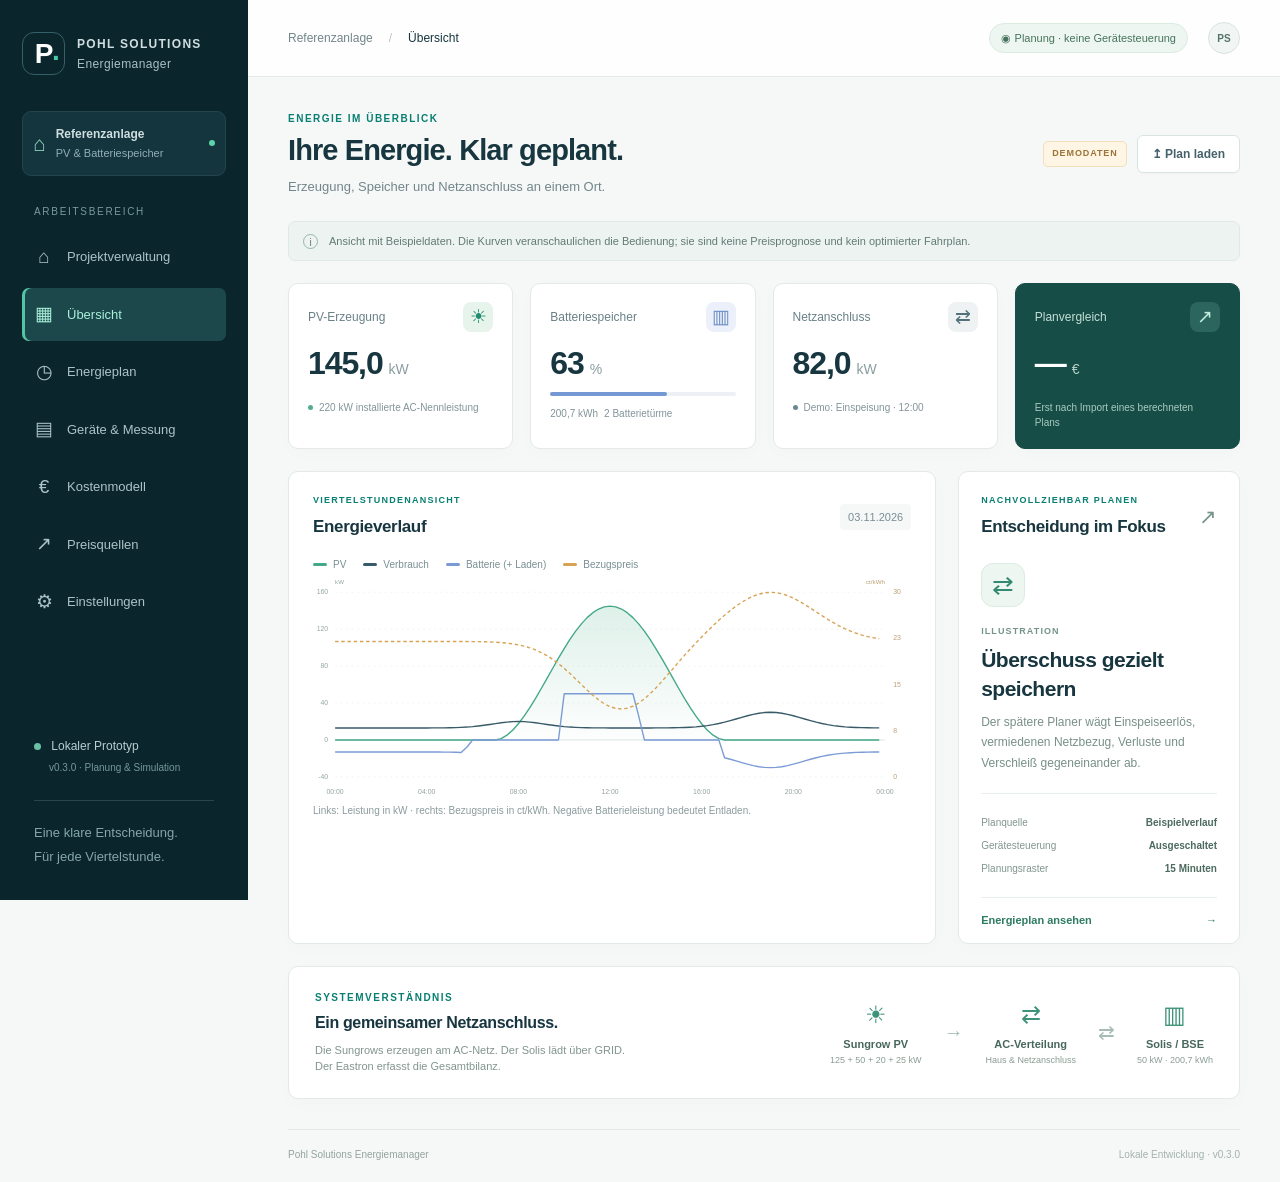
<file: preview/index.html>
<!doctype html>
<html lang="de">
<head>
  <meta charset="utf-8">
  <meta name="viewport" content="width=device-width, initial-scale=1">
  <meta name="theme-color" content="#0a2930">
  <title>Pohl Solutions · Energiemanager</title>
  <link rel="stylesheet" href="styles.css">
  <script defer src="app.js"></script>
</head>
<body>
  <aside class="sidebar">
    <a class="brand" href="#overview" aria-label="Pohl Solutions Energiemanager Startseite"><span class="brandmark">P<span>·</span></span><span>POHL SOLUTIONS<small>Energiemanager</small></span></a>
    <div class="site-selector"><span class="site-icon">⌂</span><span>Referenzanlage<small>PV & Batteriespeicher</small></span><span class="site-dot"></span></div>
    <p class="nav-label">ARBEITSBEREICH</p>
    <nav aria-label="Hauptnavigation">
      <a href="project.html"><span>⌂</span>Projektverwaltung</a>
      <a href="#overview" data-page="overview"><span>▦</span>Übersicht</a>
      <a href="#plan" data-page="plan"><span>◷</span>Energieplan</a>
      <a href="#devices" data-page="devices"><span>▤</span>Geräte & Messung</a>
      <a href="#costs" data-page="costs"><span>€</span>Kostenmodell</a>
      <a href="#prices" data-page="prices"><span>↗</span>Preisquellen</a>
      <a href="#settings" data-page="settings"><span>⚙</span>Einstellungen</a>
    </nav>
    <div class="sidebar-bottom"><span class="state-dot"></span> Lokaler Prototyp<small>v0.3.0 · Planung & Simulation</small><div class="sidebar-rule"></div><p>Eine klare Entscheidung.<br>Für jede Viertelstunde.</p></div>
  </aside>
  <div class="workspace">
    <header class="topbar"><div><span class="breadcrumb">Referenzanlage</span><span class="breadcrumb-sep">/</span><span id="breadcrumb-page">Übersicht</span></div><div class="topbar-right"><span class="safe-badge">◉ Planung · keine Gerätesteuerung</span><span class="avatar">PS</span></div></header>
    <main>
      <div id="global-error" class="alert error" role="alert" hidden></div>
      <section class="page" id="page-overview" aria-labelledby="overview-heading">
        <div class="page-heading"><div><p class="eyebrow">ENERGIE IM ÜBERBLICK</p><h1 id="overview-heading">Ihre Energie. Klar geplant.</h1><p class="subheading">Erzeugung, Speicher und Netzanschluss an einem Ort.</p></div><div class="heading-actions"><span class="source-badge" id="source-badge">DEMODATEN</span><button class="button secondary" data-action="import">↥ Plan laden</button></div></div>
        <div class="notice"><span class="notice-icon">i</span><p id="data-notice"><strong>Ansicht mit Beispieldaten.</strong> Die Kurven veranschaulichen die Bedienung; sie sind keine Preisprognose und kein optimierter Fahrplan.</p></div>
        <div class="stat-grid">
          <article class="stat-card"><div class="stat-top"><span>PV-Erzeugung</span><span class="stat-icon teal">☀</span></div><p class="stat-value"><span id="stat-pv">—</span><small>kW</small></p><div class="stat-footer"><span class="tiny-dot teal-dot"></span><span>220 kW installierte AC-Nennleistung</span></div></article>
          <article class="stat-card"><div class="stat-top"><span>Batteriespeicher</span><span class="stat-icon blue">▥</span></div><p class="stat-value"><span id="stat-soc">—</span><small>%</small></p><div class="soc-track"><span id="soc-fill"></span></div><div class="stat-footer"><span id="stat-capacity">200,7 kWh</span><span>2 Batterietürme</span></div></article>
          <article class="stat-card"><div class="stat-top"><span>Netzanschluss</span><span class="stat-icon navy">⇄</span></div><p class="stat-value"><span id="stat-grid">—</span><small>kW</small></p><div class="stat-footer"><span class="tiny-dot navy-dot"></span><span id="stat-grid-direction">Eastron · Beispielmessung</span></div></article>
          <article class="stat-card accent-stat"><div class="stat-top"><span id="savings-title">Planvergleich</span><span class="stat-icon light">↗</span></div><p class="stat-value"><span id="stat-savings">—</span><small>€</small></p><div class="stat-footer"><span id="savings-caption">Erst nach Import eines berechneten Plans</span></div></article>
        </div>
        <div class="overview-layout">
          <article class="panel chart-panel"><div class="panel-heading"><div><p class="eyebrow">VIERTELSTUNDENANSICHT</p><h2>Energieverlauf</h2></div><span class="chart-date" id="chart-date"></span></div><div class="chart-legend"><span><i class="legend-line pv-line"></i>PV</span><span><i class="legend-line load-line"></i>Verbrauch</span><span><i class="legend-line battery-line"></i>Batterie (+ Laden)</span><span><i class="legend-line price-line"></i>Bezugspreis</span></div><div id="energy-chart" class="chart-container"></div><p class="chart-note">Links: Leistung in kW · rechts: Bezugspreis in ct/kWh. Negative Batterieleistung bedeutet Entladen.</p></article>
          <article class="panel decision-panel"><div class="panel-heading"><div><p class="eyebrow">NACHVOLLZIEHBAR PLANEN</p><h2>Entscheidung im Fokus</h2></div><span class="small-icon">↗</span></div><div class="decision-symbol">⇄</div><span class="decision-tag" id="decision-tag">ILLUSTRATION</span><h3 id="decision-title">Überschuss gezielt speichern</h3><p id="decision-text">Der spätere Planer wägt Einspeiseerlös, vermiedenen Netzbezug, Verluste und Verschleiß gegeneinander ab.</p><div class="decision-details"><div><span>Planquelle</span><strong id="decision-source">Beispielverlauf</strong></div><div><span>Gerätesteuerung</span><strong>Ausgeschaltet</strong></div><div><span>Planungsraster</span><strong>15 Minuten</strong></div></div><a href="#plan" class="text-link">Energieplan ansehen <span>→</span></a></article>
        </div>
        <article class="panel flow-panel"><div><p class="eyebrow">SYSTEMVERSTÄNDNIS</p><h2>Ein gemeinsamer Netzanschluss.</h2><p>Die Sungrows erzeugen am AC-Netz. Der Solis lädt über GRID. Der Eastron erfasst die Gesamtbilanz.</p></div><div class="flow-chain"><span>☀<b>Sungrow PV</b><small>125 + 50 + 20 + 25 kW</small></span><i>→</i><span>⇄<b>AC-Verteilung</b><small>Haus & Netzanschluss</small></span><i>⇄</i><span>▥<b>Solis / BSE</b><small>50 kW · 200,7 kWh</small></span></div></article>
      </section>
      <section class="page" id="page-plan" aria-labelledby="plan-heading" hidden>
        <div class="page-heading"><div><p class="eyebrow">FAHRPLAN & BEGRÜNDUNGEN</p><h1 id="plan-heading">Energieplan</h1><p class="subheading">Jede Viertelstunde mit Leistung, Ladezustand und Entscheidung.</p></div><div class="heading-actions"><button class="button secondary" data-action="demo">Demodaten</button><button class="button primary" data-action="import">↥ Berechneten Plan laden</button><button class="button secondary" id="export-csv">CSV exportieren</button></div></div>
        <div class="notice"><span class="notice-icon">i</span><p id="plan-notice">Der Beispielverlauf ist nicht optimiert. Importieren Sie eine JSON-Datei aus dem Python-Planer für einen berechneten Fahrplan.</p></div>
        <article class="panel assumptions-panel"><h2>Annahmen & Grenzen</h2><ul id="plan-assumptions"></ul></article>
        <article class="panel table-panel"><div class="table-scroll"><table><caption class="sr-only">Energieplan je Zeitintervall</caption><thead><tr><th>Zeit</th><th>PV</th><th>Last</th><th>Batterie</th><th>SOC am Ende</th><th>Netz</th><th>Bezug / Einspeisung</th><th>Begründung</th></tr></thead><tbody id="plan-table"></tbody></table></div></article>
      </section>
      <section class="page" id="page-devices" aria-labelledby="devices-heading" hidden>
        <div class="page-heading"><div><p class="eyebrow">ANLAGENSTRUKTUR</p><h1 id="devices-heading">Geräte & Messung</h1><p class="subheading">Geplanter Bestand nach Ihren Angaben. Noch keine Live-Verbindungen.</p></div><span class="source-badge">KONZEPT</span></div>
        <div class="device-grid" id="device-list"></div>
        <div class="notice"><span class="notice-icon">i</span><p>Der zweite Stringwechselrichter ist als SG50CX oder SG50CX-P2 zu bestätigen. Kommunikationsports und Schreibrechte werden vor einer späteren Steuerung gerätespezifisch geprüft.</p></div>
      </section>
      <section class="page" id="page-costs" aria-labelledby="costs-heading" hidden>
        <div class="page-heading"><div><p class="eyebrow">TRANSPARENTE ANNAHMEN</p><h1 id="costs-heading">Was kostet das Speichern?</h1><p class="subheading">Vollkosten für die Auswertung. Zusätzlicher Verschleiß für die Betriebsentscheidung.</p></div><span class="source-badge">SZENARIORECHNER</span></div>
        <div class="cost-layout"><form id="cost-form" class="panel form-panel"><h2>Speichermodell</h2><p class="form-intro">Vorbelegte Werte sind Rechenannahmen, keine bestätigten Herstellerdaten. Die Zyklenzahl muss zum gewählten SOC-Fenster passen.</p><div class="form-grid">
          <label>Batterietyp<select name="chemistry"><option value="lfp">LiFePO₄ · eigene Annahmen</option><option value="nmc">NMC · eigene Annahmen</option><option value="other">Anderer Typ</option></select></label>
          <label>Kaufpreis System (€)<input name="purchase" type="number" min="0" step="100" value="40000" required></label>
          <label>Nennkapazität (kWh)<input name="capacity" type="number" min="0.1" step="0.001" value="200.704" required></label>
          <label>Restwert (€)<input name="residual" type="number" min="0" step="100" value="0" required></label>
          <label>Minimaler Ladezustand (%)<input name="minSoc" type="number" min="0" max="99" step="1" value="10" required></label>
          <label>Maximaler Ladezustand (%)<input name="maxSoc" type="number" min="1" max="100" step="1" value="90" required></label>
          <label>Erwartete Durchläufe des SOC-Fensters<input name="cycles" type="number" min="1" step="1" value="6000" required></label>
          <label>Kalenderlebensdauer (Jahre)<input name="years" type="number" min="1" step="1" value="15" required></label>
          <label>Durchläufe des SOC-Fensters / Jahr<input name="cyclesPerYear" type="number" min="1" step="1" value="250" required></label>
          <label>Mittlere verbleibende Kapazität (%)<input name="averageCapacity" type="number" min="1" max="100" step="1" value="90" required></label>
          <label>Ladewirkungsgrad AC → DC (%)<input name="chargeEfficiency" type="number" min="1" max="100" step="0.1" value="95" required></label>
          <label>Entladewirkungsgrad DC → AC (%)<input name="dischargeEfficiency" type="number" min="1" max="100" step="0.1" value="96" required></label>
          <label>Marginaler Verschleiß (ct/kWh AC-Ausgabe)<input name="marginalWear" type="number" min="0" step="0.1" value="0" required><small>Separat festlegen. 0 bedeutet „nicht bewertet“.</small></label>
        </div><div id="cost-error" class="alert error" role="alert" hidden></div><p class="form-footnote">Ein Wechsel des Batterietyps ändert keine Lebensdauerannahmen automatisch. Dieser Rechner verändert weder einen importierten Plan noch Geräteeinstellungen.</p></form>
        <div class="cost-results"><article class="panel cost-result-main"><p class="eyebrow">UMGELEGTE SPEICHERINVESTITION</p><p class="cost-number"><span id="cost-unit">—</span><small>ct/kWh</small></p><p>je über die Lebensdauer abgegebener AC-Energie. Ohne Kosten der geladenen Energie.</p><div class="cost-breakdown"><div><span>Nutzbares SOC-Fenster</span><strong id="cost-window">—</strong></div><div><span>Nutzbare DC-Energie anfangs</span><strong id="cost-usable">—</strong></div><div><span>Erwartete Durchläufe</span><strong id="cost-cycles">—</strong></div><div><span>Abgegebene AC-Energie gesamt</span><strong id="cost-throughput">—</strong></div><div><span>Begrenzender Faktor</span><strong id="cost-limit">—</strong></div><div><span>AC-Gesamtwirkungsgrad</span><strong id="cost-efficiency">—</strong></div></div></article><article class="panel explain-panel"><h2>Zwei unterschiedliche Perspektiven</h2><p><b>Vollkosten</b> verteilen die Investition auf die erwartete Energieabgabe. Sie helfen, die Wirtschaftlichkeit der Anschaffung einzuschätzen.</p><p><b>Betriebsentscheidung</b> vergleicht entgangenen Einspeiseerlös, Verluste, später vermiedenen Netzbezug und zusätzlichen Verschleiß. Bereits angefallene Investitionen werden nicht erneut als zusätzliche Kosten addiert.</p><p class="wear-result" id="wear-result"></p></article></div></div>
      </section>
      <section class="page" id="page-prices" aria-labelledby="prices-heading" hidden>
        <div class="page-heading"><div><p class="eyebrow">DATENQUELLEN & VERTRAGSKONDITIONEN</p><h1 id="prices-heading">Woher kommen Ihre Preise?</h1><p class="subheading">Bezug und Einspeisung unabhängig konfigurieren. Preise mit klaren Einheiten.</p></div><span class="source-badge">KONFIGURATIONSVORSCHAU</span></div>
        <div class="notice"><span class="notice-icon">i</span><p><strong>Diese Vorschau ruft keine Preise ab.</strong> Sie speichert die Quellenwahl lokal und exportiert die passenden HA-Einstellungswerte. Ein bereits importierter Energieplan wird dadurch nicht verändert oder neu berechnet.</p></div>
        <form id="price-form"><div id="price-source-cards" class="price-source-grid"></div><div id="price-error" class="alert error" role="alert" hidden></div><div class="price-actions"><button class="button primary" type="submit">Konfiguration lokal speichern</button><button class="button secondary" id="export-prices" type="button">HA-Einstellungswerte exportieren</button><span id="price-status" role="status" aria-live="polite">Noch nicht gespeichert.</span></div></form>
        <article class="panel explain-panel price-explanation"><h2>Zwei Preise. Zwei wirtschaftliche Entscheidungen.</h2><div class="price-explanation-grid"><div><h3>Strom beziehen</h3><p>Was kostet eine zusätzliche Kilowattstunde aus dem Netz? Die passende Quelle muss Ihre variablen Vertragskosten abbilden: Börsenpreis, Aufschläge und weitere variable Bestandteile.</p></div><div><h3>Strom einspeisen</h3><p>Welcher Erlös entsteht für eine zusätzliche eingespeiste Kilowattstunde? Hier können eine feste Vergütung oder eine eigene Vermarktungsformel stehen. Der Bezugspreis wird nicht automatisch übernommen.</p></div></div><p class="formula"><b>Vertragspreis in €/kWh = Quellenwert in €/kWh × Faktor + Zuschlag in €/kWh</b><br>Die Quellen-Einheit wird zuerst umgerechnet. Beispiel: 100 €/MWh → 0,10 €/kWh; Faktor 1,19 und Zuschlag 0,02 €/kWh → 0,139 €/kWh.</p><p>SMARD liefert Großhandelspreise für Deutschland/Luxemburg. Ihre Vertragskosten beziehungsweise Erlöse sind damit nicht automatisch vollständig erfasst. Bei Auswahl von SMARD übernimmt die HA-Integration den Abruf; diese Browseransicht exportiert lediglich die Konfiguration. Grundgebühren ohne Abhängigkeit vom Energieverbrauch gehören nicht als pauschaler Zuschlag in die Viertelstundenentscheidung.</p></article>
      </section>
      <section class="page" id="page-settings" aria-labelledby="settings-heading" hidden>
        <div class="page-heading"><div><p class="eyebrow">KLARE VERANTWORTUNG</p><h1 id="settings-heading">Einstellungen</h1><p class="subheading">Was diese Vorschau kann – und was später ergänzt wird.</p></div></div>
        <div class="settings-grid"><article class="panel explain-panel"><h2>Planung statt Gerätesteuerung</h2><p>Diese Vorschau läuft ausschließlich im Browser. Sie besitzt keine Gerätezugänge, sendet keine Modbus-Befehle und verändert keine Home-Assistant- oder Node-RED-Konfiguration.</p><p>Kostenannahmen werden nur lokal in diesem Browser gespeichert. Importierte Fahrpläne bleiben im Arbeitsspeicher und werden beim Neuladen verworfen.</p><button class="button secondary" id="reset-settings">Kostenannahmen zurücksetzen</button></article><article class="panel explain-panel"><h2>Berechneten Fahrplan importieren</h2><p>Der Python-Planer liefert eine JSON-Datei mit Zeitintervallen, Leistungen, Preisen und Annahmen. Die Ansicht prüft die Daten und zeigt sie anschließend als importierten Plan.</p><button class="button primary" data-action="import">JSON-Datei auswählen</button><p>Zeiten werden in <b>Europe/Berlin</b> angezeigt. Geldbeträge im Datenformat: €/kWh, Anzeige: ct/kWh.</p></article></div>
      </section>
      <footer>Pohl Solutions Energiemanager <span>Lokale Entwicklung · v0.3.0</span></footer>
    </main>
  </div>
  <input type="file" id="plan-file" accept="application/json,.json" hidden>
</body>
</html>
</file>
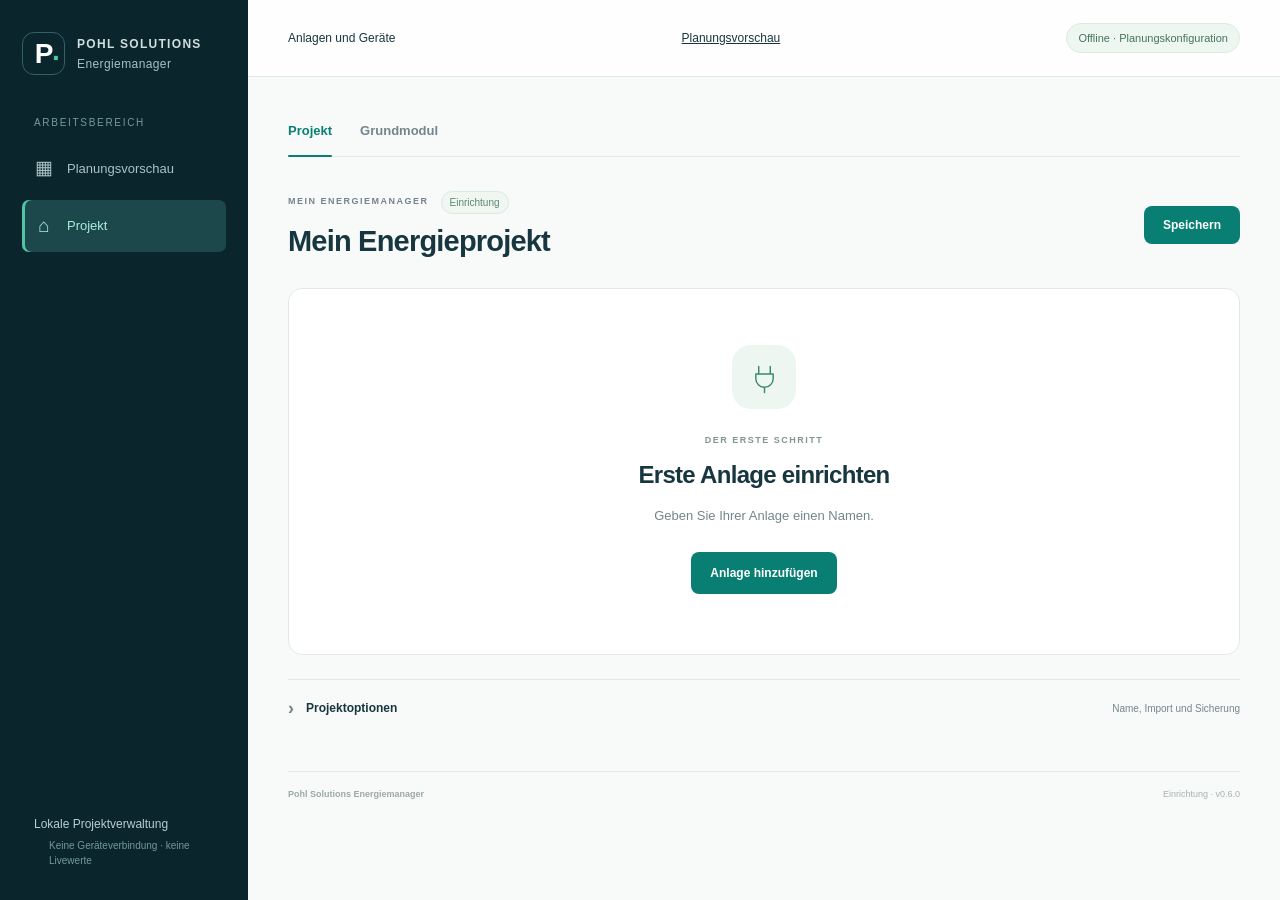
<file: preview/project.html>
<!doctype html>
<html lang="de">
<head><meta charset="utf-8"><meta name="viewport" content="width=device-width,initial-scale=1"><title>Projekt · Pohl Solutions Energiemanager</title><link rel="stylesheet" href="styles.css"><link rel="stylesheet" href="project.css"><script defer src="project-examples.js"></script><script defer src="project-model.js"></script><script defer src="project-actions.js"></script><script defer src="project-ui.js"></script></head>
<body>
  <aside class="sidebar"><a class="brand" href="index.html"><span class="brandmark">P<span>·</span></span><span>POHL SOLUTIONS<small>Energiemanager</small></span></a><p class="nav-label project-nav-label">ARBEITSBEREICH</p><nav aria-label="Hauptnavigation"><a href="index.html"><span>▦</span>Planungsvorschau</a><a class="active" href="project.html" aria-current="page"><span>⌂</span>Projekt</a></nav><div class="sidebar-bottom">Lokale Projektverwaltung<small>Keine Geräteverbindung · keine Livewerte</small></div></aside>
  <div class="workspace"><header class="topbar"><span>Anlagen und Geräte</span><a class="project-back-link" href="index.html">Planungsvorschau</a><span class="safe-badge">Offline · Planungskonfiguration</span></header>
    <main>
      <div class="project-section-tabs" role="tablist" aria-label="Energiemanager-Bereich"><button id="section-tab-project" role="tab" aria-selected="true" aria-controls="project-panel" tabindex="0">Projekt</button><button id="section-tab-system" role="tab" aria-selected="false" aria-controls="system-panel" tabindex="-1">Grundmodul</button></div>
      <section id="project-panel" role="tabpanel" aria-labelledby="section-tab-project">
        <header class="project-heading-row"><div><div class="project-title-meta"><span class="project-kicker">MEIN ENERGIEMANAGER</span><span id="project-mode-note" class="project-mode-badge">Einrichtung</span></div><h1 id="project-heading">Mein Energieprojekt</h1></div><button id="project-save" class="button primary">Speichern</button></header>
        <p id="project-message" role="status" aria-live="polite"></p><div id="project-error" class="alert error" role="alert" hidden></div>
        <section id="project-candidate" class="project-candidate" aria-labelledby="candidate-heading" hidden><span class="project-kicker">VORSCHAU</span><h2 id="candidate-heading">Änderungen übernehmen?</h2><p id="candidate-summary"></p><p id="candidate-migration-note" hidden>Home Assistant speichert die neue Anlagenstruktur und behält den bisherigen Projektstand als Sicherung.</p><div id="candidate-warnings"></div><div class="project-toolbar"><button id="project-apply" class="button primary">Übernehmen</button><button id="project-discard" class="button secondary">Verwerfen</button></div></section>
        <section id="project-empty" class="project-empty" aria-labelledby="empty-heading"><div class="empty-symbol" aria-hidden="true"><svg viewBox="0 0 64 64" fill="none"><path d="M22 13v13m20-13v13M17 26h30v8a15 15 0 0 1-30 0v-8Zm15 23v9" stroke="currentColor" stroke-width="2.5" stroke-linecap="round" stroke-linejoin="round"/></svg></div><p class="project-kicker">DER ERSTE SCHRITT</p><h2 id="empty-heading">Projekt einrichten</h2><p id="project-empty-copy">Legen Sie Ihren Anschluss an. Danach ergänzen Sie Geräte und Messstellen Schritt für Schritt.</p><button id="project-start-add" class="button primary">Netzanschluss hinzufügen <span aria-hidden="true">→</span></button></section>
        <section id="project-add-panel" class="panel project-add" aria-labelledby="project-add-heading" hidden><div class="project-panel-heading"><div><span class="project-kicker">PROJEKT ERWEITERN</span><h2 id="project-add-heading">Netzanschluss hinzufügen</h2></div><button id="project-add-cancel" class="project-text-button" type="button">Schließen</button></div><form id="project-add-form"><div class="project-add-grid"><label id="add-action-field">Was möchten Sie hinzufügen?<select id="add-action"><option id="add-plant-option" value="plant" hidden disabled>Anlage</option><option value="grid">Netzanschluss</option><option value="area">Bereich</option><option value="connection">Verbindung</option><option value="device">Gerät</option></select></label><label>Name<input id="add-name" maxlength="160" required placeholder="Zum Beispiel Hauptanschluss" autocomplete="off"></label><label id="add-plant-field" hidden>Anlage<select id="add-plant"></select></label><label data-add="area">Netzanschluss<select id="add-grid"></select></label><label data-add="device">Bereich<select id="add-area"></select></label><label data-add="device">Elektrischer Anschluss<select id="add-node"></select></label><label data-add="device">Geräteart<select id="add-device-kind"><option value="hybrid_inverter">Hybrid-Wechselrichter</option><option value="storage_inverter">Speicher-Wechselrichter</option><option value="pv_inverter">PV-Wechselrichter</option><option value="battery">Batterie</option><option value="meter">Messgerät</option><option value="gateway">Gateway</option><option value="heater">Heizstab</option><option value="ev_charger">Ladestation</option></select></label><label data-add="device">Verbindung (optional)<select id="add-device-connection"></select></label><label id="add-unit-field" data-add="device" hidden>Modbus-Geräteadresse (Unit-ID, optional)<input id="add-unit" type="number" min="1" max="247" step="1" placeholder="Laut Gerätekonfiguration" disabled></label><label id="add-parent-field" data-add="device">Zugehöriger Wechselrichter<select id="add-parent"></select></label><label data-add="connection">Verbindungsart<select id="add-connection-kind"><option value="modbus_tcp">Modbus TCP</option><option value="modbus_tcp_rtu_gateway">Modbus TCP → RTU Gateway</option><option value="modbus_rtu_usb">RS485 / USB</option><option value="rtu_over_tcp">RTU über TCP</option><option value="solarman">Solarman</option><option value="mqtt">MQTT</option><option value="ha">Home Assistant</option></select></label><label data-add="connection">IP / Hostname (optional)<input id="add-host" maxlength="512" placeholder="Zum Beispiel 192.0.2.10"></label><label data-add="connection">Port (optional)<input id="add-port" type="number" min="1" max="65535"></label><label data-add="connection">Serielle Schnittstelle (optional)<input id="add-serial" maxlength="512" placeholder="Zum Beispiel /dev/serial/by-id/…"></label></div>
          <details id="add-details" class="project-disclosure nested-disclosure" hidden>
            <summary>Optionale Angaben</summary>
            <div class="project-add-grid">
              <label>Ort<input id="add-location" maxlength="512"></label>
              <label>Beschreibung<input id="add-description" maxlength="2048"></label>
              <label id="add-fuse-field">Absicherung (A)<input id="add-fuse" type="number" min="0" step="any" inputmode="decimal"></label>
              <label id="add-phases-field">Phasen<select id="add-phases"><option value="">Nicht angegeben</option><option value="1">Einphasig</option><option value="3">Dreiphasig</option></select></label>
            </div>
          </details>
          <button class="button primary" type="submit">Hinzufügen</button></form></section>
        <section id="project-measure-panel" class="panel project-add" aria-labelledby="project-measure-heading" hidden>
          <div class="project-panel-heading">
            <div><span class="project-kicker">MESSUNGEN</span><h2 id="project-measure-heading">Netzmessung zuordnen</h2></div>
            <button id="project-measure-cancel" class="project-text-button" type="button">Schließen</button>
          </div>
          <p id="project-measure-grid" class="project-muted"></p>
          <div id="project-measure-empty" hidden>
            <p class="project-muted">Für diesen Anschluss fehlt ein Messgerät. Legen Sie es im zugehörigen Bereich an.</p>
            <button id="project-measure-add-meter" class="button secondary" type="button">Messgerät hinzufügen</button>
          </div>
          <form id="project-measure-form" hidden>
            <div class="project-add-grid">
              <label>Messgerät<select id="measure-meter" required></select></label>
              <label>Wirkleistung gesamt<select id="measure-channel" required></select></label>
              <label id="measure-name-field" hidden>Kanalname<input id="measure-name" maxlength="160" placeholder="Zum Beispiel Netzleistung"></label>
              <label id="measure-unit-field" hidden>Einheit<select id="measure-unit"><option value="">Bitte wählen</option><option value="W">W</option><option value="kW">kW</option></select></label>
            </div>
            <p id="measure-source-note" class="project-muted" hidden>Die Datenquelle für den neuen Kanal bleibt offen.</p>
            <button class="button primary" type="submit">Zuordnen</button>
          </form>
        </section>
        <section id="project-source-panel" class="panel project-add" aria-labelledby="project-source-heading" hidden>
          <div class="project-panel-heading">
            <div><span class="project-kicker">MESSUNGEN</span><h2 id="project-source-heading">Datenquelle bearbeiten</h2></div>
            <button id="project-source-cancel" class="project-text-button" type="button">Schließen</button>
          </div>
          <p id="project-source-channel" class="project-muted"></p>
          <form id="project-source-form">
            <div class="project-add-grid">
              <label>Quelle<select id="source-kind">
                <option value="unconfigured">Offen lassen</option>
                <option value="modbus">Modbus</option>
                <option value="mqtt">MQTT</option>
                <option value="ha">Home Assistant</option>
              </select></label>
            </div>
            <fieldset id="source-modbus" class="project-add-grid source-fields" hidden disabled aria-label="Modbus">
              <label>Registeradresse (0-basiert)<input id="source-address" type="number" min="0" max="65535" step="1" required></label>
              <label>Lesefunktion<select id="source-function" required>
                <option value="">Bitte wählen</option><option value="3">FC03 · Holding Register</option><option value="4">FC04 · Input Register</option>
              </select></label>
              <label>Datenformat<select id="source-type" required>
                <option value="">Bitte wählen</option><option value="u16">u16 · 16 Bit ohne Vorzeichen</option><option value="s16">s16 · 16 Bit mit Vorzeichen</option><option value="u32">u32 · 32 Bit ohne Vorzeichen</option><option value="s32">s32 · 32 Bit mit Vorzeichen</option><option value="float32">float32 · Gleitkomma</option>
              </select></label>
              <label>Faktor (optional)<input id="source-scale" type="number" step="any"></label>
            </fieldset>
            <fieldset id="source-mqtt" class="project-add-grid source-fields" hidden disabled aria-label="MQTT">
              <label>Topic<input id="source-topic" maxlength="512" required></label>
              <label>JSON-Pfad (optional)<input id="source-path" maxlength="512"></label>
            </fieldset>
            <fieldset id="source-ha" class="project-add-grid source-fields" hidden disabled aria-label="Home Assistant">
              <label>Entitäts-ID<input id="source-entity" maxlength="512" required placeholder="sensor.netzleistung"></label>
            </fieldset>
            <button class="button primary" type="submit">Quelle übernehmen</button>
          </form>
        </section>
        <section id="project-simulation-panel" class="panel project-add" aria-labelledby="project-simulation-heading" hidden>
          <div class="project-panel-heading">
            <div><span class="project-kicker">SIMULATION</span><h2 id="project-simulation-heading">Messkanal mit Testwert prüfen</h2></div>
            <button id="project-simulation-cancel" class="project-text-button" type="button">Schließen</button>
          </div>
          <p id="project-simulation-channel" class="project-muted"></p>
          <p class="project-muted">Geben Sie einen Beispielwert vor Skalierung und Umrechnung ein. Der Test ruft keine Messwerte ab.</p>
          <form id="project-simulation-form">
            <div class="project-add-grid">
              <label id="simulation-mode-field" hidden>Eingabe<select id="simulation-mode"><option value="raw">Berechneten Rohwert prüfen</option><option value="registers">Registerantwort prüfen</option></select></label>
              <label id="simulation-raw-field"><span id="simulation-raw-label">Testwert</span><input id="simulation-raw" type="number" step="any" inputmode="decimal" required></label>
              <label id="simulation-register-field" hidden><span id="simulation-register-label">Registerwerte (dezimal)</span><input id="simulation-registers" inputmode="numeric" placeholder="Zum Beispiel 0, 2500" required disabled></label>
              <label id="simulation-byte-field" hidden>Byte-Reihenfolge<select id="simulation-byte-order" required disabled><option value="">Bitte wählen</option><option value="big">Höheres Byte zuerst (Big Endian)</option><option value="little">Niedrigeres Byte zuerst (Little Endian)</option></select></label>
              <label id="simulation-word-field" hidden>Wort-Reihenfolge<select id="simulation-word-order" required disabled><option value="">Bitte wählen</option><option value="big">Höheres Wort zuerst</option><option value="little">Niedrigeres Wort zuerst</option></select></label>
              <label>Ausrichtung<select id="simulation-polarity" required>
                <option value="">Bitte wählen</option>
                <option value="1">Vorzeichen beibehalten (+1)</option>
                <option value="-1">Vorzeichen umkehren (−1)</option>
              </select></label>
            </div>
            <button class="button primary" type="submit">Testwert berechnen</button>
            <div id="simulation-result" class="project-row" role="status" aria-live="polite" hidden>
              <strong id="simulation-kw"></strong>
              <p id="simulation-calculation"></p>
              <p id="simulation-direction"></p>
              <p id="simulation-route" hidden></p>
            </div>
          </form>
        </section>
        <section id="project-overview" hidden><div class="project-overview-bar"><div class="project-counts" id="project-counts" aria-label="Projektumfang"></div><button id="project-open-add" class="button secondary">+ Hinzufügen</button></div><div id="project-area-filter" class="project-area-filter" hidden><label for="project-area">Bereich</label><select id="project-area"><option value="">Alle Bereiche</option></select></div><section id="project-map" class="panel project-map"><div class="project-tabs" role="tablist" aria-label="Projektansicht"><button id="tab-electrical" role="tab" aria-selected="true" aria-controls="project-view" data-view="electrical">Aufbau</button><button id="tab-communication" role="tab" aria-selected="false" aria-controls="project-view" data-view="communication">Verbindungen</button><button id="tab-measurement" role="tab" aria-selected="false" aria-controls="project-view" data-view="measurement">Messungen</button></div><div id="project-view" role="tabpanel" aria-labelledby="tab-electrical"></div></section></section>
        <details id="project-warnings-section" class="project-disclosure" hidden><summary>Hinweise <span id="project-warnings-count"></span></summary><div id="project-warnings"></div></details>
        <details id="project-options" class="project-disclosure project-options"><summary>Projektoptionen<span class="summary-hint">Name, Import und Sicherung</span></summary><div class="project-options-content"><section class="project-option-group"><label for="project-name">Projektname</label><div class="project-inline"><input id="project-name" type="text" maxlength="160"><button id="project-rename" class="button secondary">Ändern</button></div></section><section class="project-option-group"><h2>Import und Sicherung</h2><div class="project-toolbar"><button id="project-import" class="button secondary">JSON importieren</button><input id="project-file" type="file" accept=".json,application/json" hidden><button id="project-export" class="button secondary">JSON exportieren</button><button id="project-reload" class="button secondary">Gespeicherten Stand laden</button></div><p id="project-storage-note" class="project-muted">Das Projekt wird in diesem Browser gespeichert.</p></section><section id="project-migration-option" class="project-option-group" hidden><h2>Anlagenstruktur</h2><button id="project-migration-preview" class="button secondary" type="button">Umstellung prüfen</button><p class="project-muted">Ordnen Sie bestehende Anschlüsse künftig Anlagen zu. Der bisherige Stand bleibt als Sicherung erhalten.</p></section><details id="project-object-options" class="project-disclosure nested-disclosure" hidden><summary>Objekt umbenennen</summary><div class="project-rename-row"><label>Objekt<select id="project-object"></select></label><label>Name<input id="project-object-name" type="text" maxlength="160"></label><button id="project-object-rename" class="button secondary">Ändern</button></div></details><details id="project-template-options" class="project-disclosure nested-disclosure"><summary>Beispielvorlagen</summary><div class="project-toolbar"><button id="project-new" class="button secondary">Einfache Vorlage ansehen</button><button id="project-reference" class="button secondary">Referenzbeispiel ansehen</button></div><p class="project-muted">Eine Vorlage wird erst nach Ihrer Übernahme verwendet.</p></details><details id="project-json-options" class="project-disclosure nested-disclosure"><summary>Erweiterte Konfiguration</summary><p class="project-muted">JSON bearbeiten und Änderungen vor der Übernahme prüfen. Maximal 2 MiB.</p><label class="sr-only" for="project-json">Projekt als JSON</label><textarea id="project-json" spellcheck="false" rows="16"></textarea><div class="project-toolbar"><button id="project-validate" class="button secondary">Änderungen prüfen</button><button id="project-reset-editor" class="project-text-button">Zurücksetzen</button></div></details></div></details>
      </section>
      <section id="system-panel" role="tabpanel" aria-labelledby="section-tab-system" hidden>
        <div class="page-heading"><div><p class="eyebrow">BASIS UND VERFÜGBARE MODULE</p><h1>Grundmodul</h1></div><button id="system-refresh" class="button secondary">Aktualisieren</button></div>
        <div class="notice"><span class="notice-icon">i</span><p id="system-mode-note">Der Systemstatus wird in Home Assistant aus der installierten Integration abgerufen. In dieser Offline-Vorschau besteht keine Verbindung zum Backend.</p></div>
        <p id="system-message" class="project-muted" role="status" aria-live="polite">Noch kein Systemstatus geladen.</p><div id="system-error" class="alert error" role="alert" hidden></div>
        <div id="system-details" hidden><div class="system-status-grid"><article class="panel system-status-card"><span>Version</span><strong id="system-version">—</strong></article><article class="panel system-status-card"><span>Projektablage</span><strong id="system-database">—</strong><small id="system-schema"></small></article><article class="panel system-status-card"><span>Gespeichertes Projekt</span><strong id="system-persisted">—</strong></article></div><div id="system-migration" class="notice" hidden></div><section class="panel project-details system-module-panel"><h2>Module</h2><div id="system-modules"></div></section><p class="project-muted" id="system-planning-note"></p></div>
        <button id="system-open-project" class="button primary">Zum Projekt</button>
      </section>
      <footer><strong>Pohl Solutions Energiemanager</strong><span>Einrichtung · v0.6.0</span></footer>
    </main>
  </div>
</body></html>
</file>
<file: preview/styles.css>
:root{--navy:#102e36;--navy-deep:#0b252d;--teal:#087f72;--teal-light:#e5f4ee;--blue:#648bd2;--orange:#d99a48;--ink:#17363f;--muted:#73858a;--line:#e2e9e8;--bg:#f5f8f7;--white:#fff;--shadow:0 5px 20px #123e3b04}*{box-sizing:border-box}body{margin:0;background:var(--bg);color:var(--ink);font:14px/1.5 "Segoe UI",Arial,sans-serif}button,input,select{font:inherit}button,a,input,select{outline-offset:4px}a{color:inherit}button{cursor:pointer}.sidebar{position:fixed;inset:0 auto 0 0;width:248px;background:var(--navy-deep);color:#d0dedf;padding:32px 22px;display:flex;flex-direction:column;z-index:5}.brand{display:flex;align-items:center;text-decoration:none;gap:12px;font-size:12px;letter-spacing:1.3px;font-weight:700;white-space:nowrap}.brand small{display:block;color:#a8c0c3;font-weight:400;letter-spacing:.4px;font-size:12px;margin-top:2px}.brandmark{width:43px;height:43px;border:1px solid #356069;border-radius:12px;display:grid;place-items:center;color:#fff;font-size:28px;letter-spacing:-7px;padding-right:6px}.brandmark span{color:#48c8a6;display:inline;position:absolute;transform:translate(12px,4px)}.site-selector{display:flex;align-items:center;gap:10px;background:#14353e;border:1px solid #24444c;padding:13px 10px;border-radius:9px;margin:36px 0 24px;font-size:12px;font-weight:600}.site-selector small{font-weight:400;color:#91b0b5;display:block;font-size:11px;margin-top:2px}.site-icon{font-size:21px;color:#8cd8bf}.site-dot{width:6px;height:6px;background:#5ed3aa;border-radius:50%;margin-left:auto}.nav-label{font-size:10px;letter-spacing:1.7px;color:#7899a0;padding:0 12px;margin:4px 0 12px}.sidebar nav{display:grid;gap:5px}.sidebar nav a{display:flex;align-items:center;gap:13px;text-decoration:none;padding:12px;border-radius:7px;font-size:13px;color:#acc3c7;transition:background .15s}.sidebar nav a>span{font-size:19px;width:20px;text-align:center}.sidebar nav a.active{background:#1c484c;color:#a9efda;box-shadow:inset 3px 0 #51c5a4}.sidebar nav a:hover{background:#173c44;color:#fff}.sidebar-bottom{margin-top:auto;font-size:12px;padding:28px 12px 0;color:#b8ced1}.state-dot{display:inline-block;width:7px;height:7px;background:#69c2a6;border-radius:50%;margin-right:7px}.sidebar-bottom small{display:block;color:#75979e;margin:5px 0 0 15px;font-size:10px}.sidebar-rule{height:1px;background:#29464d;margin:25px 0 20px}.sidebar-bottom p{font-size:13px;color:#85a5ab;line-height:1.8;margin:0}.workspace{margin-left:248px}.topbar{height:77px;border-bottom:1px solid var(--line);background:#ffffffcf;display:flex;justify-content:space-between;align-items:center;padding:0 40px;font-size:12px}.breadcrumb{color:var(--muted)}.breadcrumb-sep{padding:0 16px;color:#b9c6c7}.topbar-right{display:flex;gap:20px;align-items:center}.safe-badge{font-size:11px;background:#eef6f1;border:1px solid #dcebe0;padding:6px 11px;border-radius:20px;color:#46745d}.avatar{display:grid;place-items:center;width:32px;height:32px;border:1px solid #dae4e0;border-radius:50%;font-size:10px;font-weight:700;background:#f1f5f3;color:#537367}main{max-width:1720px;margin:auto;padding:34px 40px 0}.page-heading{display:flex;align-items:center;justify-content:space-between;gap:20px;margin-bottom:24px}.eyebrow{font-size:10px;letter-spacing:1.5px;font-weight:650;color:var(--teal);margin:0 0 6px}h1{font-size:29px;letter-spacing:-.9px;line-height:1.25;font-weight:650;margin:0 0 9px}h2{font-size:17px;font-weight:650;letter-spacing:-.35px;margin:0}h3{font-size:23px;line-height:1.35;letter-spacing:-.5px}.subheading{margin:0;color:var(--muted);font-size:13px}.heading-actions{display:flex;align-items:center;gap:10px;flex-wrap:wrap}.source-badge{background:#fff5e5;border:1px solid #f2dfbb;color:#9b7337;border-radius:5px;padding:5px 8px;letter-spacing:.9px;font-size:9px;font-weight:700}.source-badge.imported{background:var(--teal-light);border-color:#c6e3d8;color:var(--teal)}.button{border-radius:6px;padding:9px 14px;font-size:12px;font-weight:600;border:1px solid transparent;white-space:nowrap;transition:background .2s}.button.secondary{background:white;color:#45616a;border-color:#d9e4e2;box-shadow:0 1px 2px #0c282606}.button.secondary:hover{background:#edf5f1}.button.primary{background:var(--teal);color:white}.button.primary:hover{background:#06685e}.notice{display:flex;align-items:flex-start;gap:11px;background:#edf3f1;border:1px solid #dfe9e5;border-radius:7px;padding:11px 14px;color:#627b75;margin-bottom:22px;font-size:11px}.notice p{margin:0}.notice strong{font-weight:600}.notice-icon{display:inline-grid;place-items:center;flex:none;border:1px solid #95b7a8;border-radius:50%;font-size:10px;width:15px;height:15px;margin-top:1px}.stat-grid{display:grid;grid-template-columns:repeat(4,minmax(0,1fr));gap:17px;margin-bottom:22px}.stat-card{background:var(--white);border:1px solid var(--line);border-radius:10px;padding:18px 19px 15px;min-height:166px;box-shadow:var(--shadow)}.stat-top{display:flex;justify-content:space-between;align-items:center;color:#698087;font-size:12px}.stat-icon{display:grid;place-items:center;width:30px;height:30px;border-radius:8px;font-size:19px}.teal{background:#e7f4ec;color:#218c6d}.blue{background:#ecf0fa;color:#698cc3}.navy{background:#eef2f3;color:#52717b}.light{background:#2c655d;color:#c1eee0}.stat-value{font-size:32px;font-weight:650;letter-spacing:-1.1px;line-height:1.2;margin:12px 0 17px;font-variant-numeric:tabular-nums}.stat-value small{font-size:14px;font-weight:400;letter-spacing:0;color:#8b9c9f;margin-left:6px}.stat-footer{display:flex;align-items:center;gap:6px;color:#839499;font-size:10px;justify-content:flex-start}.stat-footer span:last-child:not(:first-child){margin-left:0}.soc-track{height:4px;background:#edf1f5;border-radius:4px;margin-top:-8px;margin-bottom:10px}.soc-track span{display:block;height:100%;width:50%;background:#7398d3;border-radius:4px}.tiny-dot{width:5px;height:5px;border-radius:50%;flex:none}.teal-dot{background:#52ad8e}.navy-dot{background:#6b8794}.accent-stat{background:#164e47;border-color:#164e47;color:#fff}.accent-stat .stat-top{color:#c5ded6}.accent-stat .stat-value small{color:#b5d1c6}.accent-stat .stat-footer{color:#aacbc0}.overview-layout{display:grid;grid-template-columns:minmax(0,2.3fr) minmax(265px,1fr);gap:22px;margin-bottom:22px}.panel{border:1px solid var(--line);border-radius:10px;background:white;box-shadow:var(--shadow)}.panel-heading{display:flex;justify-content:space-between;align-items:center;gap:12px;padding:22px 24px 0}.panel-heading .eyebrow{font-size:9px;letter-spacing:1.25px}.chart-date{font-size:11px;color:#7a8d92;background:#f6f8f7;padding:5px 8px;border-radius:4px;white-space:nowrap}.chart-legend{display:flex;gap:17px;flex-wrap:wrap;padding:18px 24px 0;font-size:10px;color:#7a8f93}.chart-legend>span{display:flex;align-items:center;gap:6px}.legend-line{width:14px;height:3px;display:inline-block;border-radius:2px}.pv-line{background:#43a88a}.load-line{background:#385b69}.battery-line{background:#7b9bd5}.price-line{background:#d8a253}.chart-container{padding:3px 13px 0}.chart-container svg{display:block;width:100%;height:auto;min-height:200px}.chart-note{font-size:10px;color:#8b9b9d;margin:0;padding:0 24px 20px}.decision-panel .panel-heading{padding:22px 22px 0}.small-icon{font-size:21px;color:#77948b}.decision-symbol{width:44px;height:44px;margin:24px 22px 12px;background:#edf6f0;border:1px solid #dbece3;border-radius:12px;display:grid;place-items:center;font-size:26px;color:#328a70}.decision-tag{font-size:9px;letter-spacing:1.1px;color:#74948b;padding:0 22px;font-weight:650}.decision-panel h3{font-size:21px;margin:6px 22px 9px}.decision-panel>p{font-size:12px;color:#789087;margin:0 22px 20px;line-height:1.7}.decision-details{border-top:1px solid #e8efeb;margin:0 22px;padding:13px 0}.decision-details>div{display:flex;justify-content:space-between;gap:12px;font-size:10px;margin:8px 0;color:#81968c}.decision-details strong{font-weight:550;color:#4c6a5e;max-width:60%;text-align:right}.text-link{display:flex;justify-content:space-between;border-top:1px solid #e8efeb;padding:14px 0;margin:0 22px;color:#2d7b63;font-size:11px;font-weight:600;text-decoration:none}.flow-panel{display:flex;align-items:center;justify-content:space-between;padding:23px 26px;gap:30px}.flow-panel>div:first-child{max-width:330px}.flow-panel h2{font-size:16px}.flow-panel p:not(.eyebrow){font-size:11px;color:#82958d;margin:7px 0 0}.flow-chain{display:flex;align-items:center;gap:22px;flex:1;justify-content:flex-end}.flow-chain>span{text-align:center;font-size:24px;color:#3e9278}.flow-chain b{display:block;font-size:11px;color:#48675b;margin-top:3px}.flow-chain small{display:block;font-size:9px;color:#8a9c93;margin-top:2px}.flow-chain i{font-style:normal;color:#a4bcb1;font-size:20px}footer{display:flex;justify-content:space-between;border-top:1px solid var(--line);margin-top:30px;padding:17px 0 20px;color:#94a39e;font-size:10px}footer span{color:#a5b2ae}.assumptions-panel{padding:20px 24px;margin-bottom:20px}.assumptions-panel ul{font-size:12px;color:#6d827d;padding-left:18px;margin-bottom:0}.table-panel{overflow:hidden}.table-scroll{overflow:auto;max-height:650px}table{border-collapse:collapse;width:100%;font-size:11px;text-align:left}th{background:#eef4f1;position:sticky;top:0;color:#527365;font-weight:650;white-space:nowrap;padding:13px 15px;z-index:1}td{border-top:1px solid #edf1ef;padding:11px 15px;font-variant-numeric:tabular-nums;white-space:nowrap}td:last-child{white-space:normal;min-width:190px;color:#7b8f85}tbody tr:nth-child(even){background:#fbfcfb}.charge-text{color:#168568}.discharge-text{color:#547ab5}.device-grid{display:grid;grid-template-columns:repeat(3,minmax(0,1fr));gap:18px;margin-bottom:22px}.device-card{padding:23px}.device-card .device-kind{font-size:10px;color:#82988f;margin:12px 0 4px}.device-card h2{font-size:18px}.device-card p{font-size:12px;color:#7c9188}.device-card .device-meta{padding-top:12px;border-top:1px solid var(--line);font-size:10px;color:#6c8779}.not-connected{display:inline-block;font-size:9px;background:#f2f5f3;color:#8ca095;padding:3px 7px;border-radius:4px}.cost-layout{display:grid;grid-template-columns:minmax(0,1.5fr) minmax(300px,1fr);gap:22px}.form-panel{padding:25px}.form-intro{font-size:12px;color:#7c9188;margin-bottom:24px}.form-grid{display:grid;grid-template-columns:repeat(2,minmax(0,1fr));gap:19px 20px}.form-grid label{display:flex;flex-direction:column;gap:7px;color:#536f61;font-size:11px;font-weight:600}.form-grid input,.form-grid select{width:100%;background:#fcfdfc;border:1px solid #d8e4dd;border-radius:5px;padding:10px 11px;color:var(--ink);font-size:13px;font-weight:400}.form-grid input:focus,.form-grid select:focus{outline:2px solid #b2dfcc;border-color:#64b197}.form-grid label small{font-size:10px;font-weight:400;color:#8d9d94}.form-footnote{font-size:10px;line-height:1.7;color:#8a9d91;border-top:1px solid var(--line);padding-top:15px;margin-top:24px}.cost-results{display:flex;flex-direction:column;gap:20px}.cost-result-main{padding:26px;background:#eff7f2;border-color:#d9eade}.cost-number{font-size:52px;letter-spacing:-2px;font-weight:650;color:#217252;margin:16px 0 6px;line-height:1.15}.cost-number small{font-size:16px;letter-spacing:0;font-weight:400;margin-left:9px}.cost-result-main>p:not(.eyebrow):not(.cost-number){font-size:12px;color:#789181;max-width:280px}.cost-breakdown{border-top:1px solid #d9e8dd;margin-top:24px;padding-top:10px}.cost-breakdown>div{display:flex;justify-content:space-between;gap:15px;margin:14px 0;font-size:11px;color:#749280}.cost-breakdown strong{font-weight:600;color:#3e7055;text-align:right}.explain-panel{padding:25px}.explain-panel p{font-size:12px;color:#7a9184;line-height:1.8}.explain-panel .button{margin:8px 0}.wear-result{border-top:1px solid var(--line);padding-top:15px}.settings-grid{display:grid;grid-template-columns:repeat(2,minmax(0,1fr));gap:22px}.alert.error{border:1px solid #efcfc4;background:#fff2ed;color:#9b4c35;border-radius:6px;padding:12px 15px;margin-bottom:20px;font-size:12px}.form-panel .alert{margin-top:18px;margin-bottom:0}.sr-only{position:absolute;width:1px;height:1px;padding:0;margin:-1px;overflow:hidden;clip:rect(0,0,0,0);white-space:nowrap;border:0}[hidden]{display:none!important}@media(min-width:1600px){main{padding-top:42px}.stat-card{min-height:180px}.chart-container{padding-top:12px}.overview-layout{grid-template-columns:minmax(0,2.5fr) minmax(300px,1fr)}}@media(max-width:1200px){.sidebar{width:215px;padding:28px 15px}.workspace{margin-left:215px}.brand{font-size:10px;gap:9px}.brandmark{width:36px;height:39px}.topbar{padding:0 26px}main{padding:28px 26px 0}.stat-grid{gap:12px}.stat-card{padding:16px 14px}.stat-value{font-size:29px}.stat-footer{font-size:9px}.overview-layout{grid-template-columns:minmax(0,1.8fr) minmax(240px,1fr);gap:17px}.flow-panel{align-items:flex-start;flex-direction:column;gap:20px}.flow-panel>div:first-child{max-width:100%}.flow-chain{width:100%;justify-content:space-around}.device-grid{grid-template-columns:repeat(2,minmax(0,1fr))}.cost-layout{grid-template-columns:1.3fr 1fr}}@media(max-width:920px){.sidebar{width:74px;padding:25px 11px}.brand{justify-content:center}.brand>span:not(.brandmark),.site-selector,.nav-label,.sidebar-bottom{display:none}.sidebar nav{margin-top:35px}.sidebar nav a{font-size:0;padding:13px;justify-content:center}.sidebar nav a>span{font-size:21px}.workspace{margin-left:74px}.stat-grid{grid-template-columns:repeat(2,minmax(0,1fr))}.overview-layout{grid-template-columns:1fr}.decision-panel{display:none}.cost-layout{grid-template-columns:1fr}.topbar-right{gap:10px}.safe-badge{font-size:9px}.page-heading{align-items:flex-start}.heading-actions{justify-content:flex-end}.settings-grid{grid-template-columns:1fr}}@media(max-width:600px){main{padding:24px 15px 0}.topbar{height:64px;padding:0 15px}.topbar>div:first-child{font-size:10px}.breadcrumb-sep{padding:0 7px}.avatar{display:none}.safe-badge{font-size:8px;padding:5px 7px}.page-heading{flex-direction:column;gap:14px}.heading-actions{justify-content:flex-start}h1{font-size:25px}.subheading{font-size:12px}.stat-grid{gap:10px}.stat-card{padding:13px 11px;min-height:152px}.stat-top{font-size:11px}.stat-icon{width:25px;height:25px;font-size:16px}.stat-value{font-size:28px}.stat-footer{font-size:8px;flex-wrap:wrap}.panel-heading{padding:18px 16px 0}.panel-heading h2{font-size:15px}.chart-legend{padding:15px 16px 0;gap:10px;font-size:9px}.chart-date{font-size:9px}.chart-note{padding:0 16px 17px;font-size:9px}.flow-panel{padding:20px}.flow-chain{gap:7px}.flow-chain>span{font-size:21px}.flow-chain b{font-size:9px}.flow-chain small{font-size:8px}.device-grid{grid-template-columns:1fr}.form-grid{grid-template-columns:1fr}.form-panel,.explain-panel{padding:20px}footer{font-size:9px;gap:10px}.notice{font-size:10px}.chart-container{padding-left:0;padding-right:0}}

/* Keep chart labels legible on narrow screens; the chart scrolls inside its panel. */
@media(max-width:600px){.chart-container{overflow-x:auto;max-width:100%;padding-bottom:8px}.chart-container svg{min-width:620px;min-height:0}.chart-note::after{content:' Auf kleinen Bildschirmen lässt sich das Diagramm seitlich verschieben.'}}
.chart-panel{min-width:0}.chart-container{min-width:0}

/* Independent electricity price sources, local configuration only. */
.price-source-grid{display:grid;grid-template-columns:repeat(2,minmax(0,1fr));gap:22px;margin-bottom:20px}.price-source-card{min-width:0}.price-card-title{display:flex;align-items:center;gap:13px;margin-bottom:23px}.price-card-title .eyebrow{font-size:9px;margin-bottom:2px}.price-card-title .stat-icon{height:39px;width:39px}.price-source-card .full-width{grid-column:1/-1}.price-source-card input[type=url],.price-source-card input[type=text]{font-size:12px}.price-source-card select:disabled{color:#708b7c;background:#f0f5f1}.price-source-help{font-size:11px;color:#7a9184;line-height:1.8;margin:22px 0 13px}.price-source-summary{font-size:11px;background:#edf6f0;border:1px solid #dcebe1;border-radius:5px;padding:12px;color:#41785b}.price-actions{display:flex;align-items:center;gap:11px;flex-wrap:wrap;margin-bottom:24px}.price-actions [role=status]{font-size:11px;color:#7e9588;flex-basis:100%;margin-top:3px}.price-explanation-grid{display:grid;grid-template-columns:repeat(2,minmax(0,1fr));gap:28px}.price-explanation h3{font-size:14px;letter-spacing:0;margin:18px 0 5px}.price-explanation p{margin-top:5px}.price-explanation .formula{background:#f4f8f5;padding:15px;border:1px solid #e3ece6;border-radius:6px;margin-top:20px}.price-source-card label small{overflow-wrap:anywhere}@media(max-width:1100px){.price-source-grid{grid-template-columns:1fr}}@media(max-width:600px){.price-explanation-grid{grid-template-columns:1fr;gap:0}.price-actions .button{white-space:normal;text-align:left}.price-source-card input,.price-source-card select{min-width:0}}
</file>
<file: preview/project.css>
/* One next step. Additional tools appear only when needed. */
:root{--project-radius:14px}body{background:#f8faf9}main{max-width:1120px;padding-top:32px;padding-bottom:24px}.project-nav-label{margin-top:40px}
.project-section-tabs{display:flex;gap:28px;border-bottom:1px solid var(--line);margin-bottom:34px}.project-section-tabs button{position:relative;padding:12px 0 15px;border:0;background:transparent;color:var(--muted);font-size:13px;font-weight:600;cursor:pointer}.project-section-tabs button[aria-selected=true]{color:var(--teal)}.project-section-tabs button[aria-selected=true]::after{content:"";position:absolute;bottom:-1px;left:0;right:0;height:2px;border-radius:2px;background:var(--teal)}
.project-heading-row{display:flex;align-items:center;justify-content:space-between;gap:20px;margin-bottom:8px}.project-title-meta{display:flex;align-items:center;gap:12px;margin-bottom:9px}.project-kicker{display:block;font-size:9px;font-weight:650;letter-spacing:1.5px;color:var(--muted)}.project-title-meta .project-kicker{display:inline}.project-mode-badge{border:1px solid #d9e9df;background:#f0f7f2;color:#5d8770;font-size:10px;padding:3px 8px;border-radius:20px}.project-heading-row h1{font-size:29px;line-height:1.3;letter-spacing:-.8px;overflow-wrap:anywhere;margin:0;font-weight:600}.project-heading-row>.button{flex:none;padding:9px 18px;border-radius:8px}#project-message{font-size:11px;color:var(--muted);min-height:17px;margin:8px 0 16px}#project-message:empty{margin:0;min-height:0}#project-error,#system-error{overflow-wrap:anywhere;margin-top:16px}
.project-empty{border:1px solid var(--line);border-radius:var(--project-radius);background:var(--white);text-align:center;padding:56px 24px 60px;margin-top:28px}.empty-symbol{display:grid;place-items:center;width:64px;height:64px;border-radius:19px;background:#edf6f1;color:#398972;margin:0 auto 25px}.empty-symbol svg{width:37px;height:37px}.project-empty .project-kicker{color:#7d998b;margin:0 0 9px}.project-empty h2{font-size:24px;letter-spacing:-.7px;font-weight:550;margin:0 0 11px}.project-empty>p:not(.project-kicker){max-width:400px;color:var(--muted);font-size:13px;line-height:1.8;margin:0 auto 25px}.project-empty .button{padding:11px 18px;border-radius:8px;font-size:12px}.project-empty .button span{margin-left:14px}
.project-panel-heading{display:flex;align-items:flex-start;justify-content:space-between;gap:16px;margin-bottom:24px}.project-panel-heading h2{font-size:20px;margin-top:5px;font-weight:550}.project-add{border-radius:var(--project-radius);padding:26px;margin:28px 0 26px;box-shadow:none}.project-add-grid{display:grid;grid-template-columns:repeat(2,minmax(0,1fr));gap:20px;margin-bottom:24px}.project-add-grid label,.project-rename-row label{display:grid;gap:8px;font-size:12px;color:var(--ink);font-weight:500;min-width:0}.project-add-grid input,.project-add-grid select,.project-inline input,.project-rename-row input,.project-rename-row select,.project-area-filter select{width:100%;min-width:0;border:1px solid var(--line);background:var(--white);color:var(--ink);border-radius:7px;padding:10px 11px;font:inherit;font-size:13px}.project-text-button{border:0;background:transparent;color:var(--muted);font:inherit;font-size:12px;cursor:pointer;padding:8px 0}.project-text-button:hover{color:var(--teal)}
.project-overview-bar{display:flex;justify-content:space-between;align-items:center;gap:20px;margin:27px 0 17px}.project-counts{display:flex;flex-wrap:wrap;gap:17px;color:var(--muted);font-size:12px}.project-counts article{display:flex;gap:5px;align-items:center;border:0;background:none;padding:0}.project-counts strong{color:var(--ink);font-size:12px;font-weight:600}.project-counts span{font-size:12px}.project-area-filter{display:flex;align-items:center;gap:12px;font-size:12px;color:var(--muted);margin-bottom:16px}.project-area-filter select{width:auto;max-width:100%}.project-map{border-radius:var(--project-radius);overflow:hidden;box-shadow:none;min-width:0}.project-tabs{display:flex;gap:22px;padding:0 24px;border-bottom:1px solid var(--line);flex-wrap:wrap;background:transparent}.project-tabs button{border:0;background:transparent;padding:17px 0;font-size:11px;color:var(--muted);position:relative;cursor:pointer}.project-tabs button[aria-selected=true]{color:var(--teal)}.project-tabs button[aria-selected=true]::after{content:"";height:2px;position:absolute;bottom:0;left:0;right:0;background:var(--teal)}#project-view{padding:24px;overflow-wrap:anywhere;min-height:130px}#project-view h2{font-size:15px;font-weight:600;margin:0 0 15px}#project-view h3{font-size:14px;margin:12px 0}.project-muted{font-size:11px;line-height:1.7;color:var(--muted);margin:8px 0}.project-tree{list-style:none;border-left:1px solid var(--line);padding-left:20px;margin:12px 0 0}.project-tree>li{margin:14px 0;padding-left:5px}.project-node-title{font-size:13px;font-weight:550}.project-row{border:1px solid var(--line);border-radius:8px;padding:14px 16px;margin:12px 0;background:var(--white);font-size:12px}.project-row strong{font-weight:600}.project-row p{font-size:11px;color:var(--muted);margin:6px 0}.project-chip{display:inline-block;margin:6px 6px 0 0;padding:2px 6px;font-size:9px;border-radius:4px;background:var(--bg);color:var(--muted)}.project-path{font-size:11px;line-height:1.9;overflow-wrap:anywhere;color:var(--muted);margin-top:8px}.project-path span+span::before{content:" ← ";color:#8ca599}
.project-disclosure{border:0;border-top:1px solid var(--line);margin:24px 0 0;padding:0}.project-disclosure>summary{display:flex;align-items:center;gap:12px;list-style:none;cursor:pointer;font-size:12px;font-weight:550;color:var(--ink);padding:19px 0}.project-disclosure>summary::-webkit-details-marker{display:none}.project-disclosure>summary::before{content:"›";font-size:18px;color:var(--muted);line-height:1;transition:transform .15s}.project-disclosure[open]>summary::before{transform:rotate(90deg)}.summary-hint{font-size:10px;font-weight:400;color:var(--muted);margin-left:auto}.project-options-content{padding:3px 0 10px}.project-option-group{margin:0 0 24px;max-width:100%}.project-option-group>label,.project-option-group h2{display:block;font-size:12px;font-weight:550;margin:0 0 9px}.project-inline{display:flex;gap:10px;max-width:560px}.project-inline input{flex:1}.project-toolbar{display:flex;flex-wrap:wrap;align-items:center;gap:9px;margin:12px 0}.project-toolbar .button{font-size:11px;padding:8px 11px}.nested-disclosure{margin:12px 0 0}.nested-disclosure>summary{padding:15px 0;font-size:11px}.project-rename-row{display:grid;grid-template-columns:1fr 1fr auto;gap:12px;align-items:end;padding:0 0 15px}.project-disclosure textarea{display:block;resize:vertical;width:100%;min-height:220px;max-height:650px;border:1px solid var(--line);border-radius:8px;background:var(--white);color:var(--ink);font:11px/1.7 Consolas,monospace;padding:14px;margin:12px 0}.project-disclosure ul,.project-candidate ul{font-size:11px;color:var(--muted);line-height:1.8;padding-left:20px;overflow-wrap:anywhere}.project-candidate{border:1px solid #a6d3bf;border-radius:var(--project-radius);background:#f3faf6;padding:24px;margin:22px 0}.project-candidate h2{font-size:19px;margin:7px 0 10px}.project-candidate p{font-size:12px;color:var(--muted)}
.system-status-grid{display:grid;grid-template-columns:repeat(3,minmax(0,1fr));gap:15px;margin:25px 0}.system-status-card{padding:22px;border-radius:12px;box-shadow:none;min-width:0}.system-status-card>span{display:block;font-size:11px;color:var(--muted)}.system-status-card>strong{display:block;font-size:21px;margin:13px 0 7px;overflow-wrap:anywhere;font-weight:550}.system-status-card>small{font-size:10px;color:var(--muted)}.system-module-panel{padding:23px;border-radius:12px;box-shadow:none;margin-bottom:20px}.system-module-panel>h2{font-size:15px;margin-bottom:10px}.system-module-row{border-top:1px solid var(--line);padding:17px 0 8px}.system-module-title{display:flex;justify-content:space-between;align-items:center;gap:12px}.system-module-title h3{font-size:13px;margin:0;font-weight:550;overflow-wrap:anywhere}.system-module-badge{font-size:9px;padding:3px 7px;border:1px solid var(--line);border-radius:5px;white-space:nowrap;color:var(--muted)}.system-module-ready{color:#467e62;background:#f1f7f3}.system-module-blocked{color:#99713d;background:#fff8ed}.system-module-failed{color:#ac5141;background:#fff3ef}.system-module-row ul{font-size:11px;color:var(--muted);padding-left:18px;line-height:1.7}.system-migration{font-size:11px;color:var(--muted);line-height:1.8;margin:0 0 20px}footer{font-size:9px;color:#9baaa3;margin-top:35px;padding-top:16px}button:disabled{opacity:.5;cursor:default}button:focus-visible,summary:focus-visible,input:focus-visible,select:focus-visible{outline:2px solid var(--teal);outline-offset:4px}
.ha-embedded .sidebar,.ha-embedded .project-back-link,.ha-embedded .topbar{display:none}.ha-embedded .workspace{margin-left:0}.ha-embedded{background:var(--bg);color:var(--ink)}.ha-embedded main{max-width:1080px;padding:30px 32px 24px}.ha-embedded .panel,.ha-embedded .project-empty,.ha-embedded .project-row{background:var(--white)}.ha-embedded .project-mode-badge,.ha-embedded .project-candidate{background:var(--white);border-color:var(--line)}.ha-embedded .project-mode-badge{color:var(--muted)}.ha-embedded .button.secondary{background:var(--white);border-color:var(--line);color:var(--ink)}.ha-embedded .system-module-badge{background:var(--white)}.ha-embedded .system-module-ready{color:var(--teal)}
@media(max-width:750px){.project-heading-row h1{font-size:24px}.project-heading-row{align-items:flex-start}.project-title-meta{gap:8px;flex-wrap:wrap}.project-kicker{font-size:8px}.project-empty{padding:42px 20px}.project-empty h2{font-size:22px}.project-empty>p:not(.project-kicker){font-size:12px}.project-add-grid{grid-template-columns:1fr}.project-rename-row{grid-template-columns:1fr}.system-status-grid{grid-template-columns:1fr;gap:10px}.system-status-card{padding:17px 20px}.system-status-card>strong{font-size:20px;margin:7px 0}.project-overview-bar{gap:12px}.project-counts{gap:10px}.summary-hint{font-size:9px}.project-add{padding:20px}.project-tabs{padding:0 18px;gap:20px}#project-view{padding:20px}.project-tree{padding-left:12px}}
@media(max-width:450px){.sidebar{display:none}.workspace{margin-left:0}.ha-embedded main,main{padding:20px 16px}.project-section-tabs{margin-bottom:27px;gap:26px}.project-heading-row{gap:12px}.project-heading-row h1{font-size:23px}.project-heading-row>.button{padding:8px 12px;font-size:11px;margin-top:4px}.project-title-meta .project-kicker{display:none}.project-empty{margin-top:24px;padding:36px 20px 40px}.empty-symbol{width:56px;height:56px;margin-bottom:22px}.project-empty h2{font-size:21px}.project-empty .button{white-space:normal}.project-inline{flex-wrap:wrap}.project-inline input{flex-basis:100%}.summary-hint{display:none}.project-toolbar .button{white-space:normal}.system-module-title{align-items:flex-start;flex-wrap:wrap}footer{gap:14px;font-size:8px}.project-overview-bar>.button{font-size:10px;padding:8px}.project-counts strong,.project-counts span{font-size:10px}}
[hidden]{display:none!important}@media(prefers-reduced-motion:reduce){*{scroll-behavior:auto!important;transition:none!important}}

.source-fields{border:0;padding:0;min-width:0;margin-inline:0}
</file>
